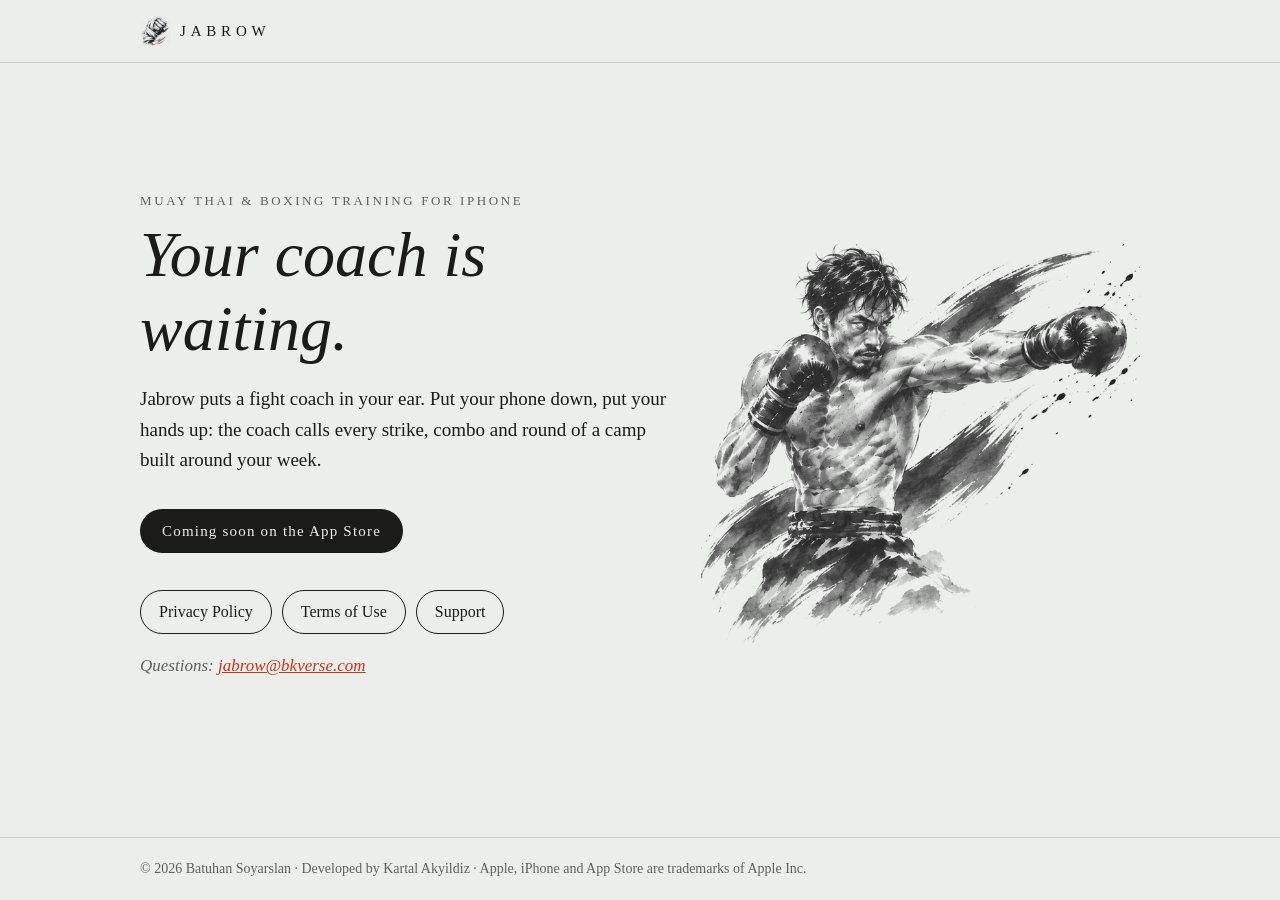
<file: index.html>
<!doctype html>
<html lang="en">
<head>
<meta charset="utf-8">
<meta name="viewport" content="width=device-width, initial-scale=1">
<title>Jabrow</title>
<meta name="description" content="Jabrow is an audio-guided Muay Thai and boxing training app for iPhone.">
<meta name="theme-color" content="#ECEEEC">
<link rel="icon" href="icon.png">
<link rel="stylesheet" href="style.css">
</head>
<body class="home">
<header class="site"><div class="wrap wide">
  <a class="brand" href="index.html"><img src="icon.png" alt="">Jabrow</a>
  <nav aria-label="Main">
    <a href="privacy.html">Privacy</a>
    <a href="terms.html">Terms</a>
    <a href="support.html">Support</a>
  </nav>
</div></header>
<main><div class="wrap wide">
<section class="hero">
  <div class="hero-text">
    <p class="kicker">Muay Thai &amp; boxing training for iPhone</p>
    <h1>Your coach is waiting.</h1>
    <p class="lede">Jabrow puts a fight coach in your ear. Put your phone down, put your hands up: the coach calls every strike, combo and round of a camp built around your week.</p>
    <p class="cta">Coming soon on the App Store</p>
    <div class="links">
      <a href="privacy.html">Privacy Policy</a>
      <a href="terms.html">Terms of Use</a>
      <a href="support.html">Support</a>
    </div>
    <p class="contact">Questions: <a href="mailto:jabrow@bkverse.com">jabrow@bkverse.com</a></p>
  </div>
  <img class="hero-art" src="img/hero.webp" width="640" height="581" alt="Ink drawing of a fighter throwing a punch">
</section>
</div></main>
<footer><div class="wrap wide">
  <a href="privacy.html">Privacy Policy</a><a href="terms.html">Terms of Use</a><a href="support.html">Support</a>
  <p>&copy; 2026 Batuhan Soyarslan &middot; Developed by Kartal Akyildiz &middot; Apple, iPhone and App Store are trademarks of Apple Inc.</p>
</div></footer>
</body>
</html>
</file>
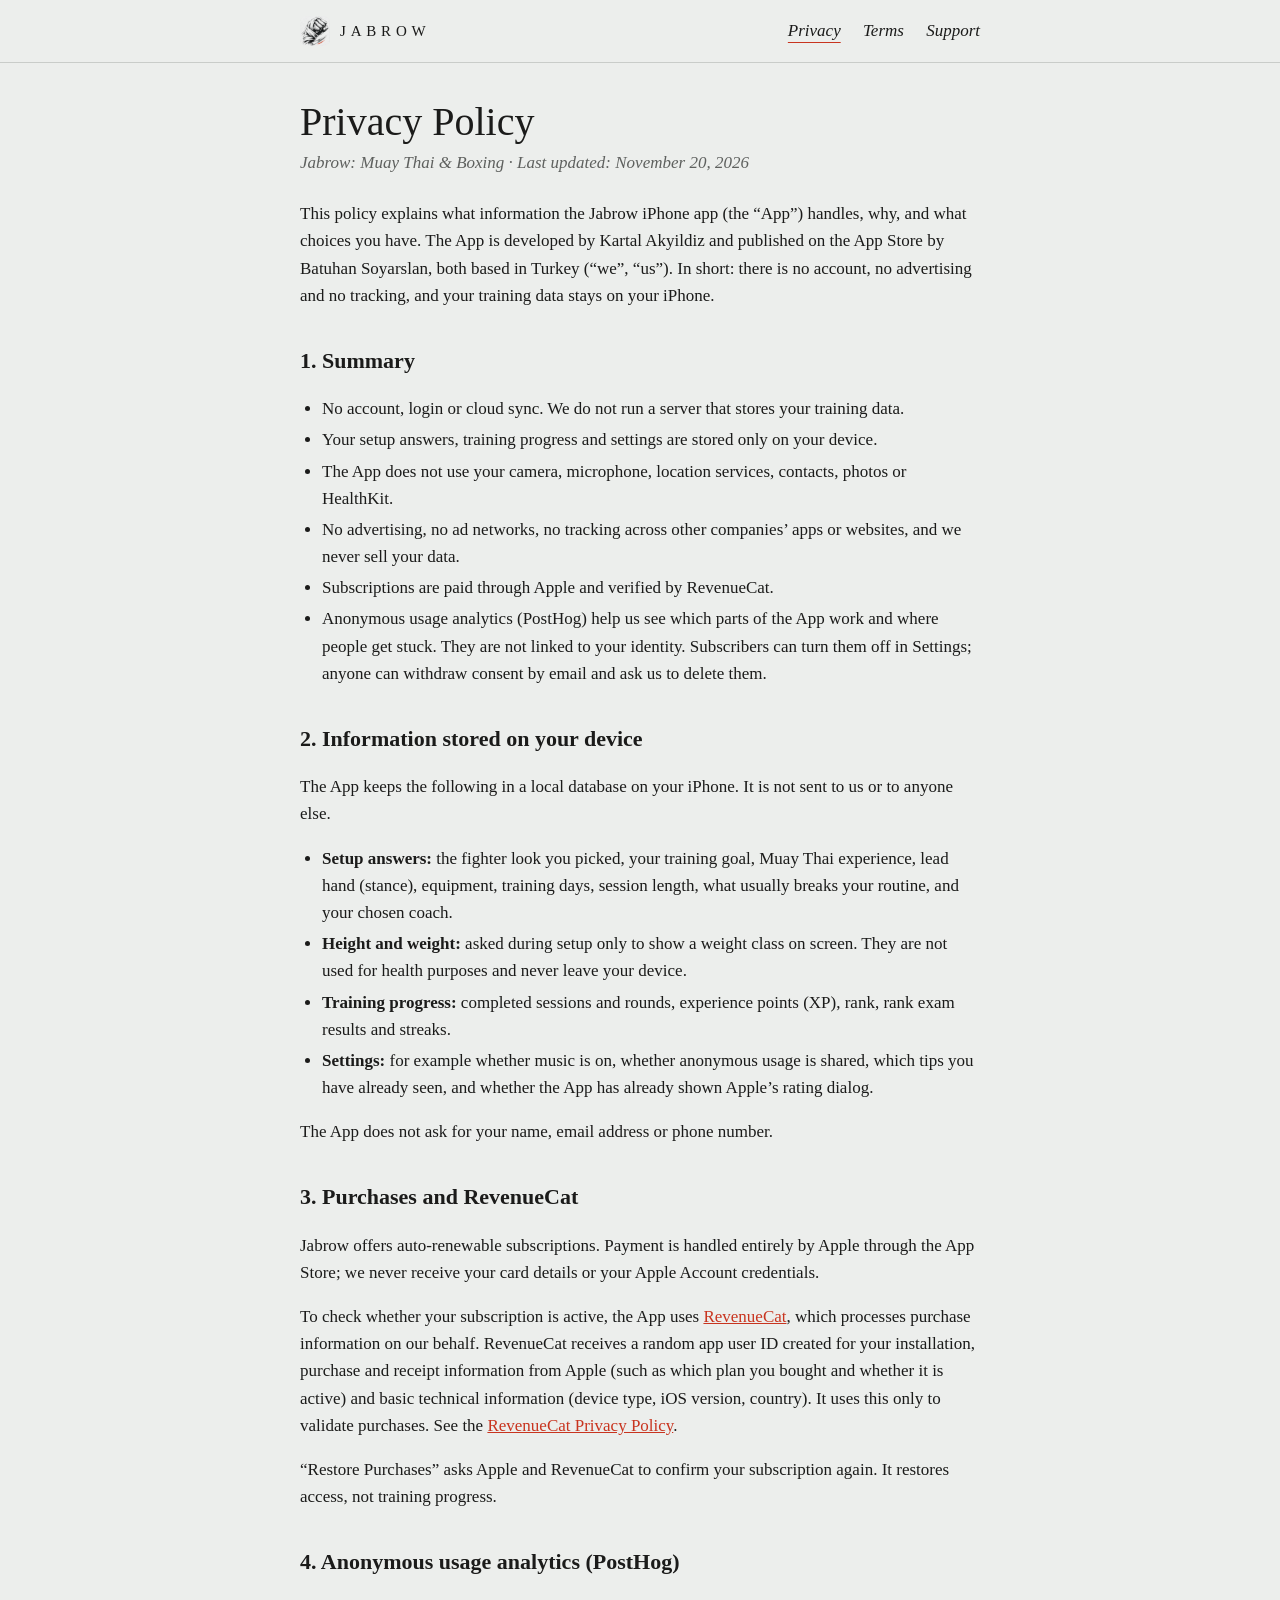
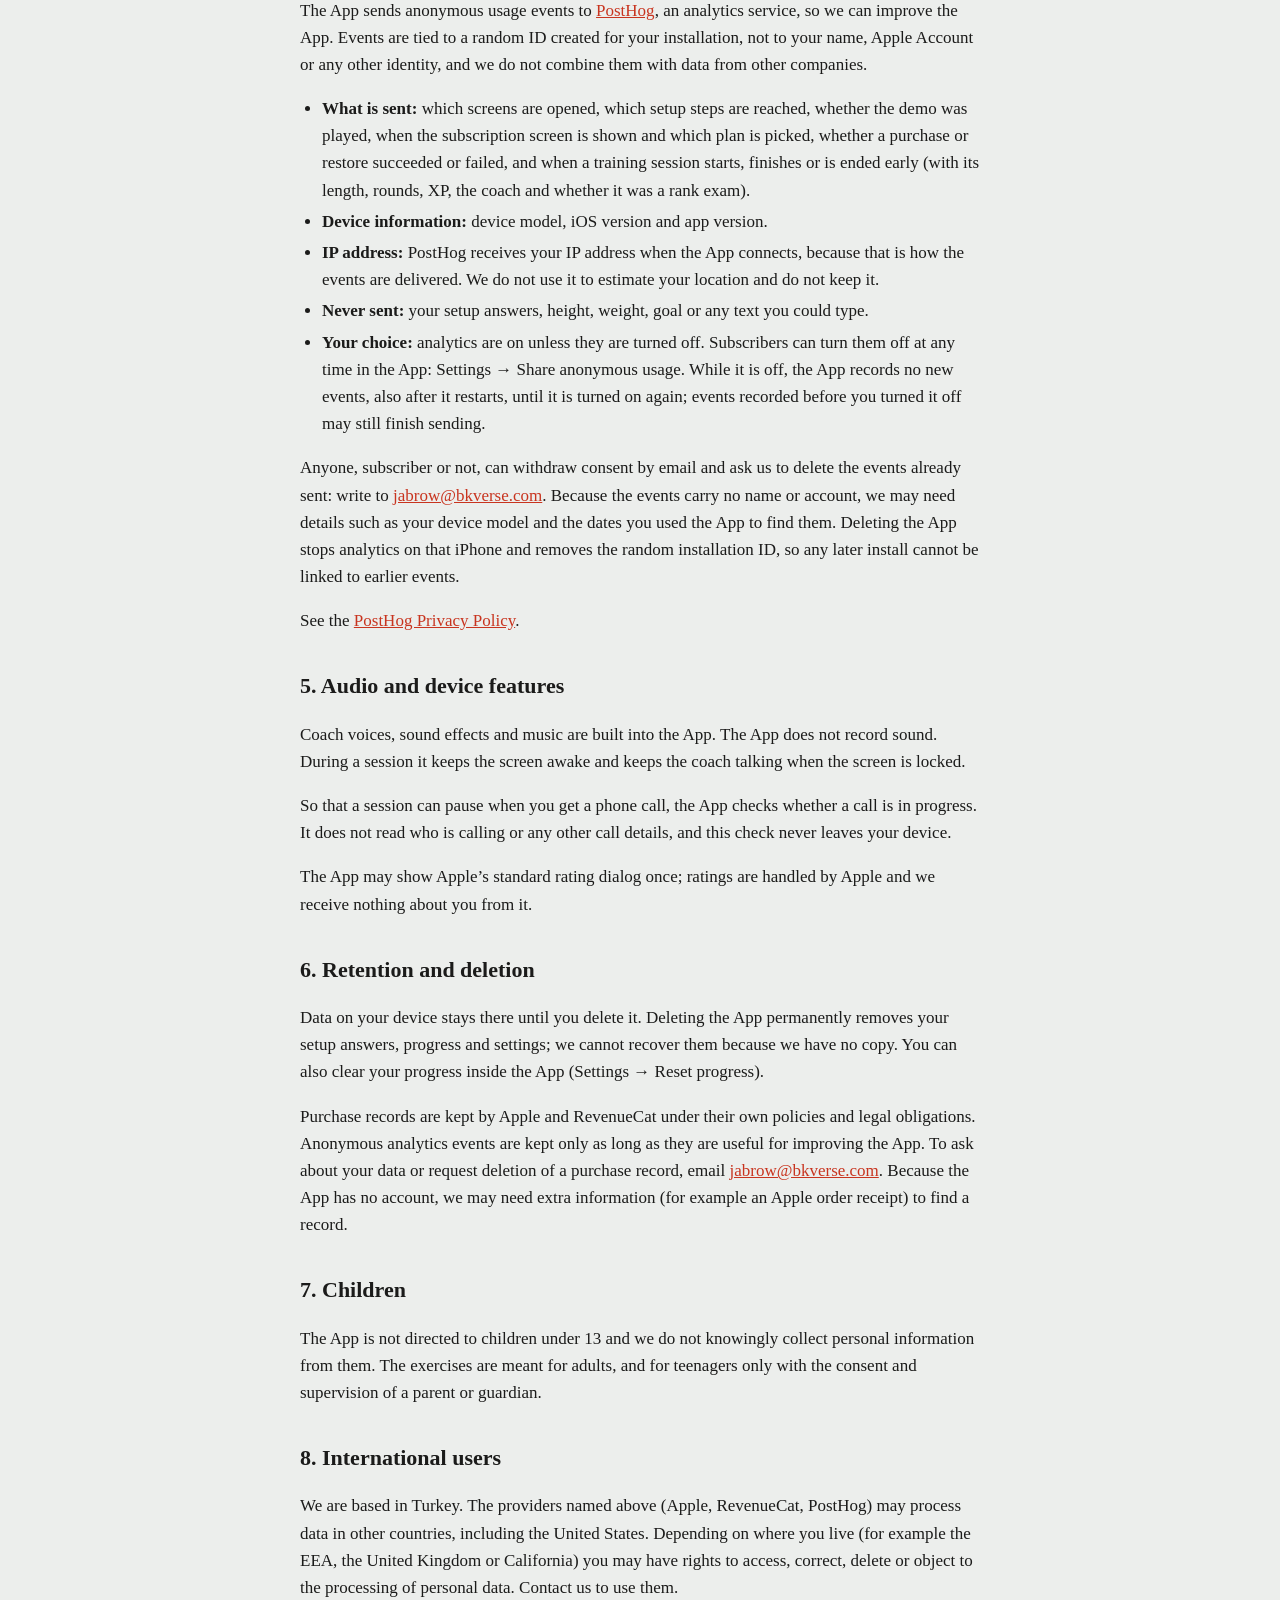
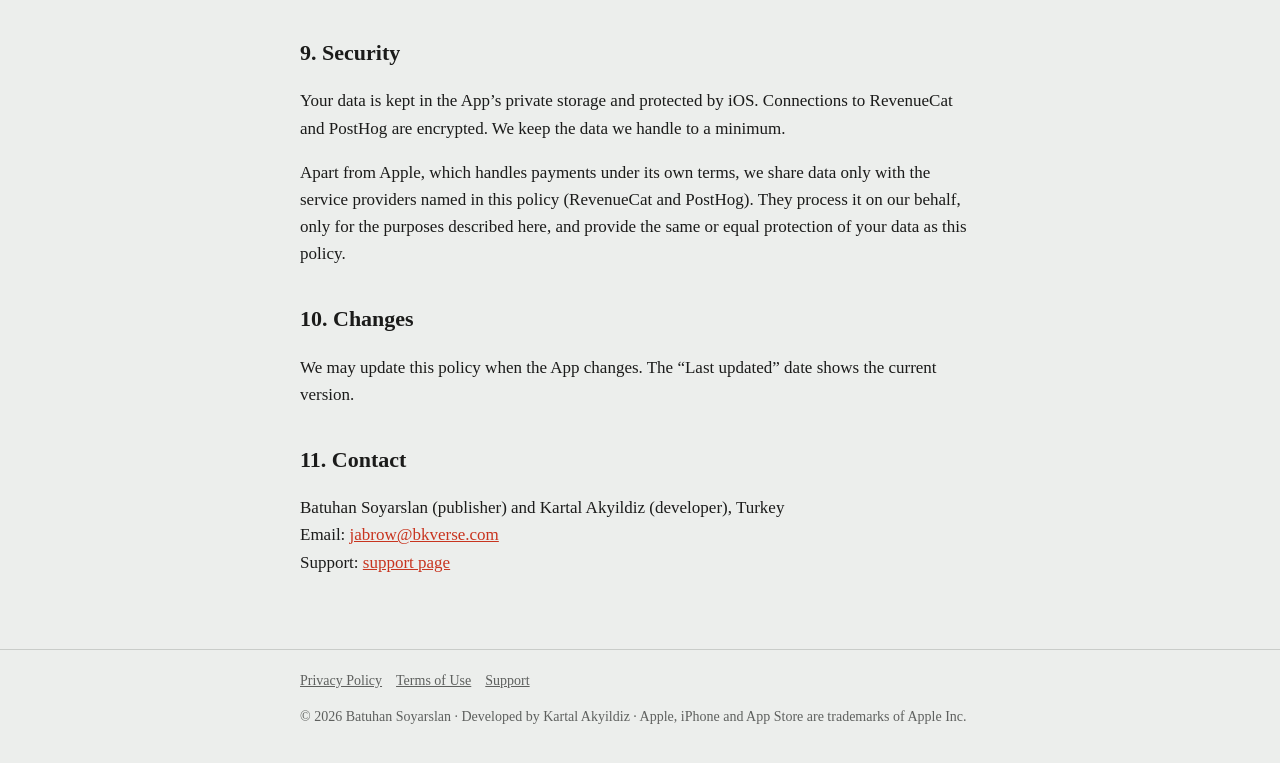
<file: privacy.html>
<!doctype html>
<html lang="en">
<head>
<meta charset="utf-8">
<meta name="viewport" content="width=device-width, initial-scale=1">
<title>Privacy Policy - Jabrow</title>
<meta name="description" content="Privacy Policy for Jabrow: Muay Thai &amp; Boxing. No account, no ads, no tracking.">
<meta name="theme-color" content="#ECEEEC">
<link rel="icon" href="icon.png">
<link rel="stylesheet" href="style.css">
</head>
<body>
<header class="site"><div class="wrap">
  <a class="brand" href="index.html"><img src="icon.png" alt="">Jabrow</a>
  <nav aria-label="Main">
    <a href="privacy.html" aria-current="page">Privacy</a>
    <a href="terms.html">Terms</a>
    <a href="support.html">Support</a>
  </nav>
</div></header>
<main><div class="wrap">
<article class="doc">
  <h1>Privacy Policy</h1>
  <p class="meta">Jabrow: Muay Thai &amp; Boxing &middot; Last updated: November 20, 2026</p>

  <p>This policy explains what information the Jabrow iPhone app (the &ldquo;App&rdquo;) handles, why, and what choices you have. The App is developed by Kartal Akyildiz and published on the App Store by Batuhan Soyarslan, both based in Turkey (&ldquo;we&rdquo;, &ldquo;us&rdquo;). In short: there is no account, no advertising and no tracking, and your training data stays on your iPhone.</p>

  <h2>1. Summary</h2>
  <ul>
    <li>No account, login or cloud sync. We do not run a server that stores your training data.</li>
    <li>Your setup answers, training progress and settings are stored only on your device.</li>
    <li>The App does not use your camera, microphone, location services, contacts, photos or HealthKit.</li>
    <li>No advertising, no ad networks, no tracking across other companies&rsquo; apps or websites, and we never sell your data.</li>
    <li>Subscriptions are paid through Apple and verified by RevenueCat.</li>
    <!-- ANALYTICS --><li>Anonymous usage analytics (PostHog) help us see which parts of the App work and where people get stuck. They are not linked to your identity. Subscribers can turn them off in Settings; anyone can withdraw consent by email and ask us to delete them.</li><!-- /ANALYTICS -->
  </ul>

  <h2>2. Information stored on your device</h2>
  <p>The App keeps the following in a local database on your iPhone. It is not sent to us or to anyone else.</p>
  <ul>
    <li><strong>Setup answers:</strong> the fighter look you picked, your training goal, Muay Thai experience, lead hand (stance), equipment, training days, session length, what usually breaks your routine, and your chosen coach.</li>
    <li><strong>Height and weight:</strong> asked during setup only to show a weight class on screen. They are not used for health purposes and never leave your device.</li>
    <li><strong>Training progress:</strong> completed sessions and rounds, experience points (XP), rank, rank exam results and streaks.</li>
    <li><strong>Settings:</strong> for example whether music is on,<!-- ANALYTICS --> whether anonymous usage is shared,<!-- /ANALYTICS --> which tips you have already seen, and whether the App has already shown Apple&rsquo;s rating dialog.</li>
  </ul>
  <p>The App does not ask for your name, email address or phone number.</p>

  <h2>3. Purchases and RevenueCat</h2>
  <p>Jabrow offers auto-renewable subscriptions. Payment is handled entirely by Apple through the App Store; we never receive your card details or your Apple Account credentials.</p>
  <p>To check whether your subscription is active, the App uses <a href="https://www.revenuecat.com/">RevenueCat</a>, which processes purchase information on our behalf. RevenueCat receives a random app user ID created for your installation, purchase and receipt information from Apple (such as which plan you bought and whether it is active) and basic technical information (device type, iOS version, country). It uses this only to validate purchases. See the <a href="https://www.revenuecat.com/privacy/">RevenueCat Privacy Policy</a>.</p>
  <p>&ldquo;Restore Purchases&rdquo; asks Apple and RevenueCat to confirm your subscription again. It restores access, not training progress.</p>

  <!-- ANALYTICS -->
  <h2>4. Anonymous usage analytics (PostHog)</h2>
  <p>The App sends anonymous usage events to <a href="https://posthog.com/">PostHog</a>, an analytics service, so we can improve the App. Events are tied to a random ID created for your installation, not to your name, Apple Account or any other identity, and we do not combine them with data from other companies.</p>
  <ul>
    <li><strong>What is sent:</strong> which screens are opened, which setup steps are reached, whether the demo was played, when the subscription screen is shown and which plan is picked, whether a purchase or restore succeeded or failed, and when a training session starts, finishes or is ended early (with its length, rounds, XP, the coach and whether it was a rank exam).</li>
    <li><strong>Device information:</strong> device model, iOS version and app version.</li>
    <li><strong>IP address:</strong> PostHog receives your IP address when the App connects, because that is how the events are delivered. We do not use it to estimate your location and do not keep it.</li>
    <li><strong>Never sent:</strong> your setup answers, height, weight, goal or any text you could type.</li>
    <li><strong>Your choice:</strong> analytics are on unless they are turned off. Subscribers can turn them off at any time in the App: Settings &rarr; Share anonymous usage. While it is off, the App records no new events, also after it restarts, until it is turned on again; events recorded before you turned it off may still finish sending.</li>
  </ul>
  <p>Anyone, subscriber or not, can withdraw consent by email and ask us to delete the events already sent: write to <a href="mailto:jabrow@bkverse.com">jabrow@bkverse.com</a>. Because the events carry no name or account, we may need details such as your device model and the dates you used the App to find them. Deleting the App stops analytics on that iPhone and removes the random installation ID, so any later install cannot be linked to earlier events.</p>
  <p>See the <a href="https://posthog.com/privacy">PostHog Privacy Policy</a>.</p>
  <!-- /ANALYTICS -->

  <h2>5. Audio and device features</h2>
  <p>Coach voices, sound effects and music are built into the App. The App does not record sound. During a session it keeps the screen awake and keeps the coach talking when the screen is locked.</p>
  <p>So that a session can pause when you get a phone call, the App checks whether a call is in progress. It does not read who is calling or any other call details, and this check never leaves your device.</p>
  <p>The App may show Apple&rsquo;s standard rating dialog once; ratings are handled by Apple and we receive nothing about you from it.</p>

  <h2>6. Retention and deletion</h2>
  <p>Data on your device stays there until you delete it. Deleting the App permanently removes your setup answers, progress and settings; we cannot recover them because we have no copy. You can also clear your progress inside the App (Settings &rarr; Reset progress).</p>
  <p>Purchase records are kept by Apple and RevenueCat under their own policies and legal obligations.<!-- ANALYTICS --> Anonymous analytics events are kept only as long as they are useful for improving the App.<!-- /ANALYTICS --> To ask about your data or request deletion of a purchase record, email <a href="mailto:jabrow@bkverse.com">jabrow@bkverse.com</a>. Because the App has no account, we may need extra information (for example an Apple order receipt) to find a record.</p>

  <h2>7. Children</h2>
  <p>The App is not directed to children under 13 and we do not knowingly collect personal information from them. The exercises are meant for adults, and for teenagers only with the consent and supervision of a parent or guardian.</p>

  <h2>8. International users</h2>
  <p>We are based in Turkey. The providers named above (Apple, RevenueCat<!-- ANALYTICS -->, PostHog<!-- /ANALYTICS -->) may process data in other countries, including the United States. Depending on where you live (for example the EEA, the United Kingdom or California) you may have rights to access, correct, delete or object to the processing of personal data. Contact us to use them.</p>

  <h2>9. Security</h2>
  <p>Your data is kept in the App&rsquo;s private storage and protected by iOS. Connections to RevenueCat<!-- ANALYTICS --> and PostHog<!-- /ANALYTICS --> are encrypted. We keep the data we handle to a minimum.</p>
  <p>Apart from Apple, which handles payments under its own terms, we share data only with the service providers named in this policy (RevenueCat<!-- ANALYTICS --> and PostHog<!-- /ANALYTICS -->). They process it on our behalf, only for the purposes described here, and provide the same or equal protection of your data as this policy.</p>

  <h2>10. Changes</h2>
  <p>We may update this policy when the App changes. The &ldquo;Last updated&rdquo; date shows the current version.</p>

  <h2>11. Contact</h2>
  <p>Batuhan Soyarslan (publisher) and Kartal Akyildiz (developer), Turkey<br>Email: <a href="mailto:jabrow@bkverse.com">jabrow@bkverse.com</a><br>Support: <a href="support.html">support page</a></p>
</article>
</div></main>
<footer><div class="wrap">
  <a href="privacy.html">Privacy Policy</a><a href="terms.html">Terms of Use</a><a href="support.html">Support</a>
  <p>&copy; 2026 Batuhan Soyarslan &middot; Developed by Kartal Akyildiz &middot; Apple, iPhone and App Store are trademarks of Apple Inc.</p>
</div></footer>
</body>
</html>
</file>
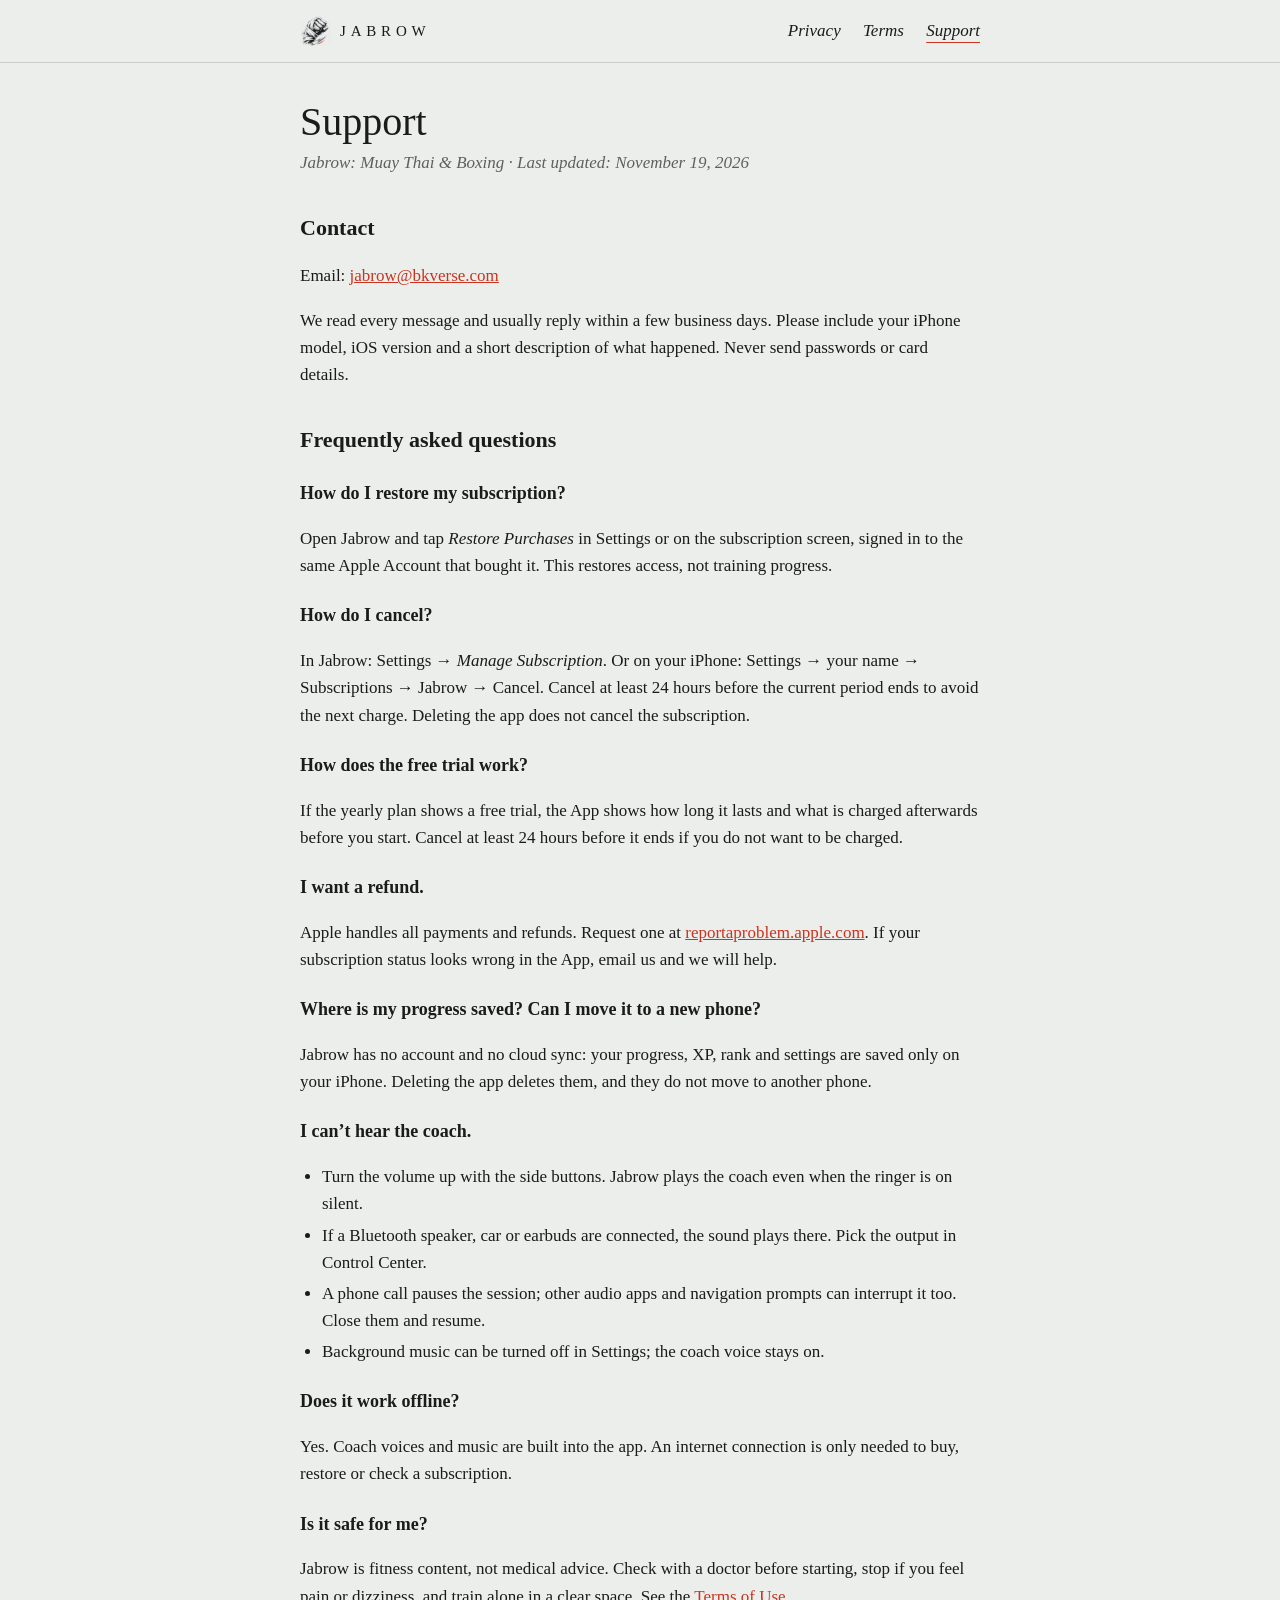
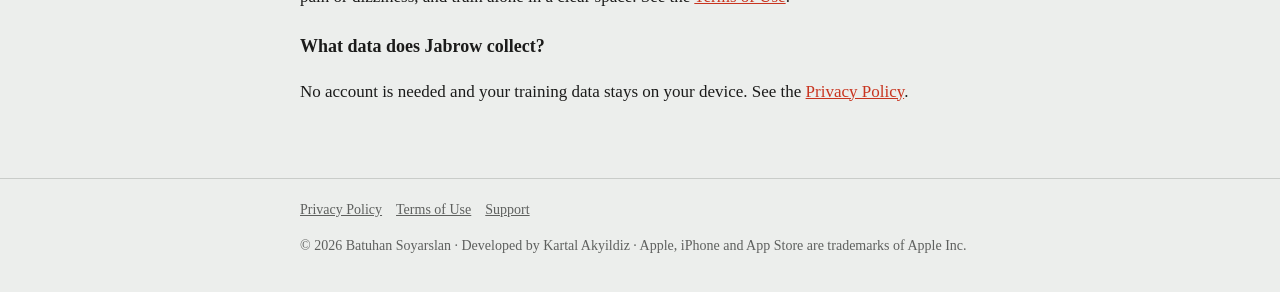
<file: support.html>
<!doctype html>
<html lang="en">
<head>
<meta charset="utf-8">
<meta name="viewport" content="width=device-width, initial-scale=1">
<title>Support - Jabrow</title>
<meta name="description" content="Help and contact for Jabrow: Muay Thai &amp; Boxing.">
<meta name="theme-color" content="#ECEEEC">
<link rel="icon" href="icon.png">
<link rel="stylesheet" href="style.css">
</head>
<body>
<header class="site"><div class="wrap">
  <a class="brand" href="index.html"><img src="icon.png" alt="">Jabrow</a>
  <nav aria-label="Main">
    <a href="privacy.html">Privacy</a>
    <a href="terms.html">Terms</a>
    <a href="support.html" aria-current="page">Support</a>
  </nav>
</div></header>
<main><div class="wrap">
<article class="doc">
  <h1>Support</h1>
  <p class="meta">Jabrow: Muay Thai &amp; Boxing &middot; Last updated: November 19, 2026</p>

  <h2>Contact</h2>
  <p>Email: <a href="mailto:jabrow@bkverse.com">jabrow@bkverse.com</a></p>
  <p>We read every message and usually reply within a few business days. Please include your iPhone model, iOS version and a short description of what happened. Never send passwords or card details.</p>

  <h2>Frequently asked questions</h2>

  <h3>How do I restore my subscription?</h3>
  <p>Open Jabrow and tap <em>Restore Purchases</em> in Settings or on the subscription screen, signed in to the same Apple Account that bought it. This restores access, not training progress.</p>

  <h3>How do I cancel?</h3>
  <p>In Jabrow: Settings &rarr; <em>Manage Subscription</em>. Or on your iPhone: Settings &rarr; your name &rarr; Subscriptions &rarr; Jabrow &rarr; Cancel. Cancel at least 24 hours before the current period ends to avoid the next charge. Deleting the app does not cancel the subscription.</p>

  <h3>How does the free trial work?</h3>
  <p>If the yearly plan shows a free trial, the App shows how long it lasts and what is charged afterwards before you start. Cancel at least 24 hours before it ends if you do not want to be charged.</p>

  <h3>I want a refund.</h3>
  <p>Apple handles all payments and refunds. Request one at <a href="https://reportaproblem.apple.com">reportaproblem.apple.com</a>. If your subscription status looks wrong in the App, email us and we will help.</p>

  <h3>Where is my progress saved? Can I move it to a new phone?</h3>
  <p>Jabrow has no account and no cloud sync: your progress, XP, rank and settings are saved only on your iPhone. Deleting the app deletes them, and they do not move to another phone.</p>

  <h3>I can&rsquo;t hear the coach.</h3>
  <ul>
    <li>Turn the volume up with the side buttons. Jabrow plays the coach even when the ringer is on silent.</li>
    <li>If a Bluetooth speaker, car or earbuds are connected, the sound plays there. Pick the output in Control Center.</li>
    <li>A phone call pauses the session; other audio apps and navigation prompts can interrupt it too. Close them and resume.</li>
    <li>Background music can be turned off in Settings; the coach voice stays on.</li>
  </ul>

  <h3>Does it work offline?</h3>
  <p>Yes. Coach voices and music are built into the app. An internet connection is only needed to buy, restore or check a subscription.</p>

  <h3>Is it safe for me?</h3>
  <p>Jabrow is fitness content, not medical advice. Check with a doctor before starting, stop if you feel pain or dizziness, and train alone in a clear space. See the <a href="terms.html">Terms of Use</a>.</p>

  <h3>What data does Jabrow collect?</h3>
  <p>No account is needed and your training data stays on your device. See the <a href="privacy.html">Privacy Policy</a>.</p>
</article>
</div></main>
<footer><div class="wrap">
  <a href="privacy.html">Privacy Policy</a><a href="terms.html">Terms of Use</a><a href="support.html">Support</a>
  <p>&copy; 2026 Batuhan Soyarslan &middot; Developed by Kartal Akyildiz &middot; Apple, iPhone and App Store are trademarks of Apple Inc.</p>
</div></footer>
</body>
</html>
</file>
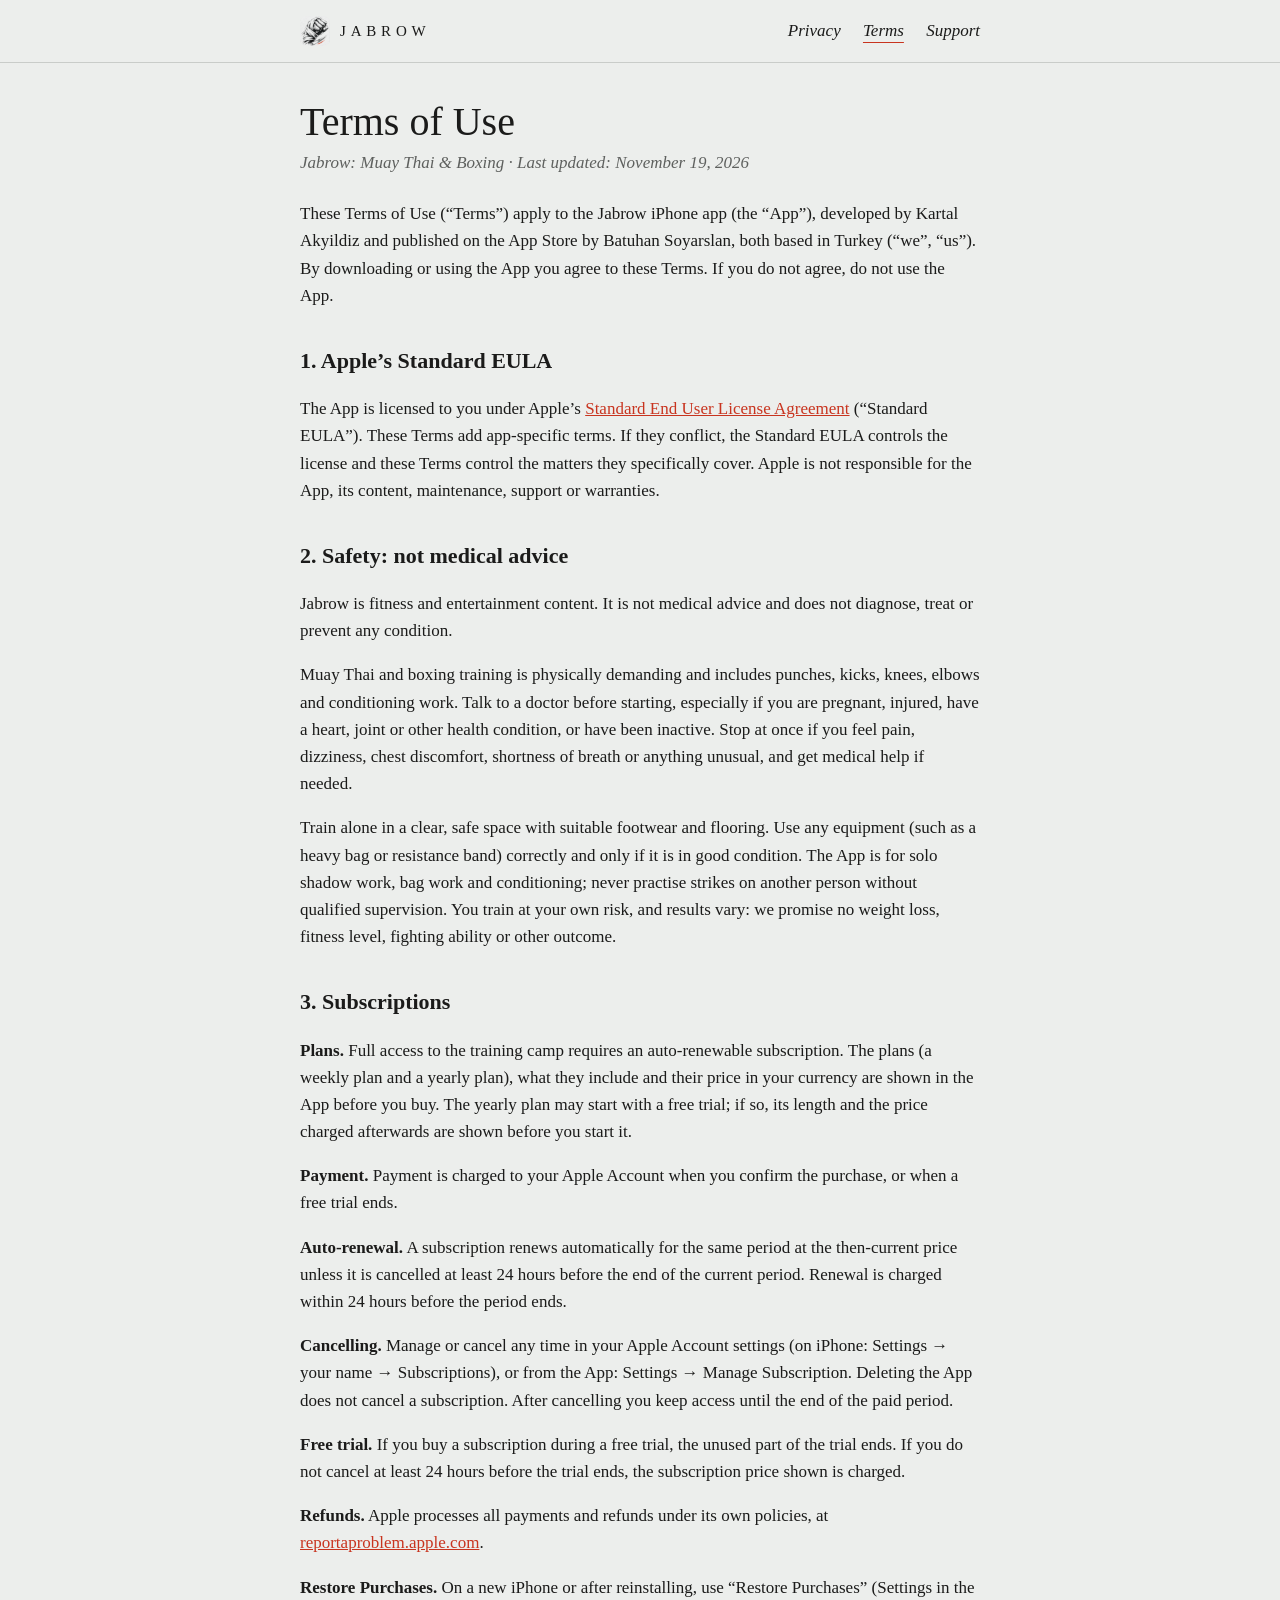
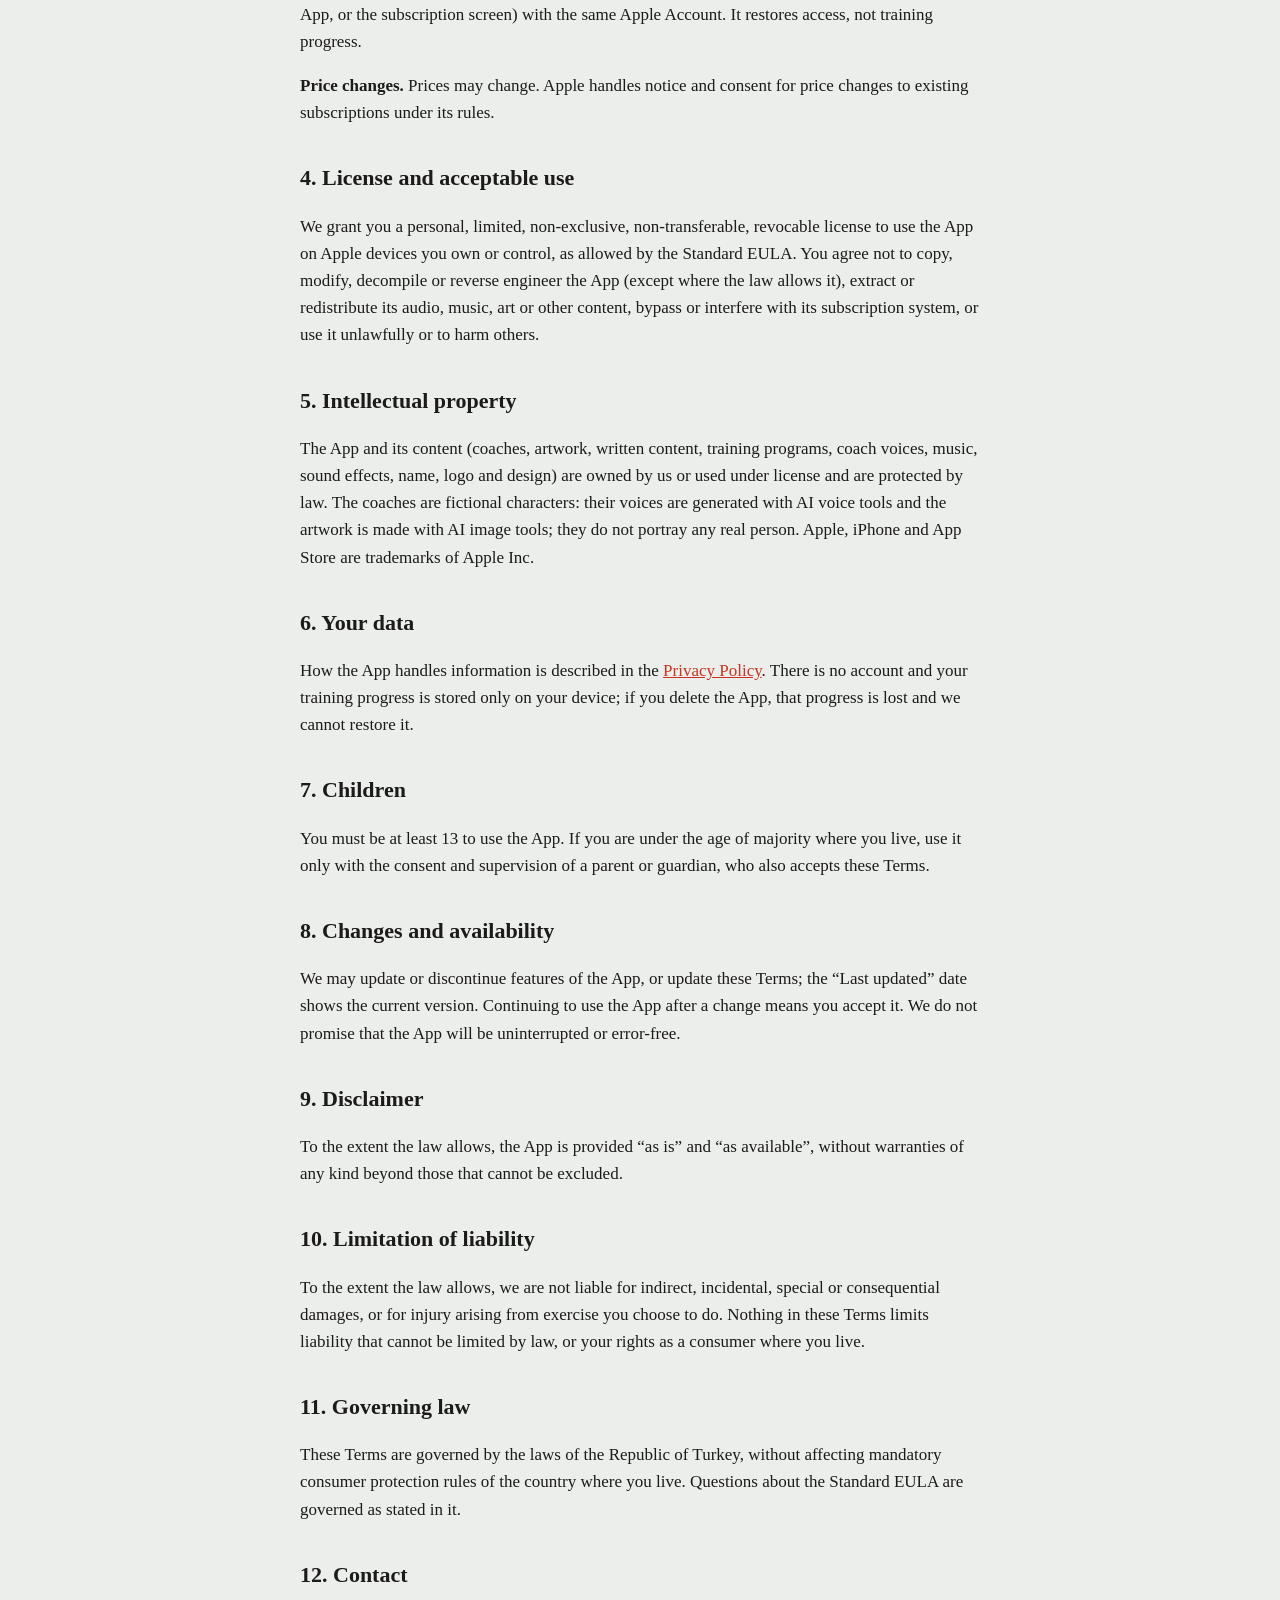
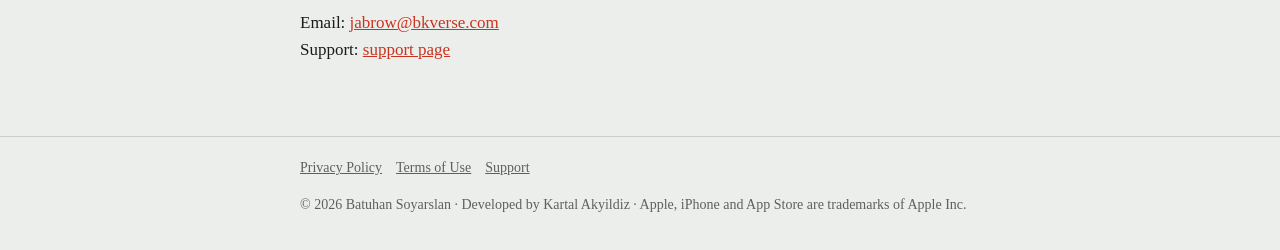
<file: terms.html>
<!doctype html>
<html lang="en">
<head>
<meta charset="utf-8">
<meta name="viewport" content="width=device-width, initial-scale=1">
<title>Terms of Use - Jabrow</title>
<meta name="description" content="Terms of Use for Jabrow: Muay Thai &amp; Boxing.">
<meta name="theme-color" content="#ECEEEC">
<link rel="icon" href="icon.png">
<link rel="stylesheet" href="style.css">
</head>
<body>
<header class="site"><div class="wrap">
  <a class="brand" href="index.html"><img src="icon.png" alt="">Jabrow</a>
  <nav aria-label="Main">
    <a href="privacy.html">Privacy</a>
    <a href="terms.html" aria-current="page">Terms</a>
    <a href="support.html">Support</a>
  </nav>
</div></header>
<main><div class="wrap">
<article class="doc">
  <h1>Terms of Use</h1>
  <p class="meta">Jabrow: Muay Thai &amp; Boxing &middot; Last updated: November 19, 2026</p>

  <p>These Terms of Use (&ldquo;Terms&rdquo;) apply to the Jabrow iPhone app (the &ldquo;App&rdquo;), developed by Kartal Akyildiz and published on the App Store by Batuhan Soyarslan, both based in Turkey (&ldquo;we&rdquo;, &ldquo;us&rdquo;). By downloading or using the App you agree to these Terms. If you do not agree, do not use the App.</p>

  <h2>1. Apple&rsquo;s Standard EULA</h2>
  <p>The App is licensed to you under Apple&rsquo;s <a href="https://www.apple.com/legal/internet-services/itunes/dev/stdeula/">Standard End User License Agreement</a> (&ldquo;Standard EULA&rdquo;). These Terms add app-specific terms. If they conflict, the Standard EULA controls the license and these Terms control the matters they specifically cover. Apple is not responsible for the App, its content, maintenance, support or warranties.</p>

  <h2>2. Safety: not medical advice</h2>
  <p>Jabrow is fitness and entertainment content. It is not medical advice and does not diagnose, treat or prevent any condition.</p>
  <p>Muay Thai and boxing training is physically demanding and includes punches, kicks, knees, elbows and conditioning work. Talk to a doctor before starting, especially if you are pregnant, injured, have a heart, joint or other health condition, or have been inactive. Stop at once if you feel pain, dizziness, chest discomfort, shortness of breath or anything unusual, and get medical help if needed.</p>
  <p>Train alone in a clear, safe space with suitable footwear and flooring. Use any equipment (such as a heavy bag or resistance band) correctly and only if it is in good condition. The App is for solo shadow work, bag work and conditioning; never practise strikes on another person without qualified supervision. You train at your own risk, and results vary: we promise no weight loss, fitness level, fighting ability or other outcome.</p>

  <h2>3. Subscriptions</h2>
  <p><strong>Plans.</strong> Full access to the training camp requires an auto-renewable subscription. The plans (a weekly plan and a yearly plan), what they include and their price in your currency are shown in the App before you buy. The yearly plan may start with a free trial; if so, its length and the price charged afterwards are shown before you start it.</p>
  <p><strong>Payment.</strong> Payment is charged to your Apple Account when you confirm the purchase, or when a free trial ends.</p>
  <p><strong>Auto-renewal.</strong> A subscription renews automatically for the same period at the then-current price unless it is cancelled at least 24 hours before the end of the current period. Renewal is charged within 24 hours before the period ends.</p>
  <p><strong>Cancelling.</strong> Manage or cancel any time in your Apple Account settings (on iPhone: Settings &rarr; your name &rarr; Subscriptions), or from the App: Settings &rarr; Manage Subscription. Deleting the App does not cancel a subscription. After cancelling you keep access until the end of the paid period.</p>
  <p><strong>Free trial.</strong> If you buy a subscription during a free trial, the unused part of the trial ends. If you do not cancel at least 24 hours before the trial ends, the subscription price shown is charged.</p>
  <p><strong>Refunds.</strong> Apple processes all payments and refunds under its own policies, at <a href="https://reportaproblem.apple.com">reportaproblem.apple.com</a>.</p>
  <p><strong>Restore Purchases.</strong> On a new iPhone or after reinstalling, use &ldquo;Restore Purchases&rdquo; (Settings in the App, or the subscription screen) with the same Apple Account. It restores access, not training progress.</p>
  <p><strong>Price changes.</strong> Prices may change. Apple handles notice and consent for price changes to existing subscriptions under its rules.</p>

  <h2>4. License and acceptable use</h2>
  <p>We grant you a personal, limited, non-exclusive, non-transferable, revocable license to use the App on Apple devices you own or control, as allowed by the Standard EULA. You agree not to copy, modify, decompile or reverse engineer the App (except where the law allows it), extract or redistribute its audio, music, art or other content, bypass or interfere with its subscription system, or use it unlawfully or to harm others.</p>

  <h2>5. Intellectual property</h2>
  <p>The App and its content (coaches, artwork, written content, training programs, coach voices, music, sound effects, name, logo and design) are owned by us or used under license and are protected by law. The coaches are fictional characters: their voices are generated with AI voice tools and the artwork is made with AI image tools; they do not portray any real person. Apple, iPhone and App Store are trademarks of Apple Inc.</p>

  <h2>6. Your data</h2>
  <p>How the App handles information is described in the <a href="privacy.html">Privacy Policy</a>. There is no account and your training progress is stored only on your device; if you delete the App, that progress is lost and we cannot restore it.</p>

  <h2>7. Children</h2>
  <p>You must be at least 13 to use the App. If you are under the age of majority where you live, use it only with the consent and supervision of a parent or guardian, who also accepts these Terms.</p>

  <h2>8. Changes and availability</h2>
  <p>We may update or discontinue features of the App, or update these Terms; the &ldquo;Last updated&rdquo; date shows the current version. Continuing to use the App after a change means you accept it. We do not promise that the App will be uninterrupted or error-free.</p>

  <h2>9. Disclaimer</h2>
  <p>To the extent the law allows, the App is provided &ldquo;as is&rdquo; and &ldquo;as available&rdquo;, without warranties of any kind beyond those that cannot be excluded.</p>

  <h2>10. Limitation of liability</h2>
  <p>To the extent the law allows, we are not liable for indirect, incidental, special or consequential damages, or for injury arising from exercise you choose to do. Nothing in these Terms limits liability that cannot be limited by law, or your rights as a consumer where you live.</p>

  <h2>11. Governing law</h2>
  <p>These Terms are governed by the laws of the Republic of Turkey, without affecting mandatory consumer protection rules of the country where you live. Questions about the Standard EULA are governed as stated in it.</p>

  <h2>12. Contact</h2>
  <p>Email: <a href="mailto:jabrow@bkverse.com">jabrow@bkverse.com</a><br>Support: <a href="support.html">support page</a></p>
</article>
</div></main>
<footer><div class="wrap">
  <a href="privacy.html">Privacy Policy</a><a href="terms.html">Terms of Use</a><a href="support.html">Support</a>
  <p>&copy; 2026 Batuhan Soyarslan &middot; Developed by Kartal Akyildiz &middot; Apple, iPhone and App Store are trademarks of Apple Inc.</p>
</div></footer>
</body>
</html>
</file>
<file: style.css>
:root{--paper:#ECEEEC;--ink:#1B1B1A;--grey:#5E605E;--line:#C9CCC9;--red:#C8341F}
*{box-sizing:border-box}
html{-webkit-text-size-adjust:100%}
body{margin:0;background:var(--paper);color:var(--ink);font:17px/1.6 "Iowan Old Style","Palatino Linotype",Palatino,Georgia,serif}
a{color:var(--red)}
.wrap{max-width:720px;margin:0 auto;padding:0 20px}
header.site{border-bottom:1px solid var(--line)}
header.site .wrap{display:flex;align-items:center;justify-content:space-between;gap:16px;flex-wrap:wrap;padding-block:16px}
.brand{display:flex;align-items:center;gap:10px;color:var(--ink);text-decoration:none;letter-spacing:.32em;font-size:15px;text-transform:uppercase}
.brand img{width:30px;height:30px;border-radius:7px}
nav a{color:var(--ink);text-decoration:none;margin-left:18px;font-style:italic}
nav a[aria-current=page]{text-decoration:underline;text-decoration-color:var(--red);text-underline-offset:6px}
main{padding-block:28px 56px}
h1{font-size:40px;line-height:1.15;font-weight:500;margin:8px 0 4px}
h2{font-size:22px;font-weight:600;margin:34px 0 8px}
h3{font-size:18px;font-weight:600;margin:22px 0 4px}
.meta{color:var(--grey);font-style:italic;margin:0 0 24px}
ul{padding-left:22px}
li{margin:4px 0}
.wide{max-width:1040px}
.hero{display:grid;grid-template-columns:1.1fr .9fr;gap:24px;align-items:center;padding-block:24px 8px}
.hero h1{font-size:clamp(40px,6vw,64px);font-style:italic;font-weight:400;margin:6px 0 16px}
.kicker{letter-spacing:.2em;text-transform:uppercase;font-size:13px;color:var(--grey);margin:0}
.lede{font-size:19px;max-width:30em}
.cta{display:inline-block;background:var(--ink);color:var(--paper);padding:10px 22px;border-radius:999px;letter-spacing:.08em;font-size:15px}
.hero-art{width:100%;height:auto;max-height:620px;object-fit:contain}
@media (max-width:760px){
  .hero{grid-template-columns:1fr;gap:8px}
  .hero-art{max-height:30vh;order:-1}
  .home main{padding-block:12px}
}
footer{border-top:1px solid var(--line);color:var(--grey);font-size:14px}
footer .wrap{padding-block:20px}
footer a{color:var(--grey);margin-right:14px}
.home{min-height:100vh;min-height:100dvh;display:flex;flex-direction:column}
.home main{flex:1;display:flex;align-items:center}
.home main .wrap{width:100%}
.hero .contact{color:var(--grey);font-style:italic;margin-top:18px}
.home footer a{display:none}
.home footer p{margin:0}
@media (max-width:760px){
  header.site .wrap{flex-wrap:nowrap;padding-block:12px}
  .brand{letter-spacing:.2em;font-size:13px}
  nav a{margin-left:12px;font-size:15px}
  .home .hero h1{font-size:34px;margin:4px 0 8px}
  .home .lede{font-size:16px;margin:0 0 12px}
  .home .cta{font-size:13px;padding:8px 16px;margin:0}
  .home .hero .contact{margin-top:10px;font-size:14px}
  .home .hero-art{max-height:26vh}
  .home footer{font-size:12px}
  .home footer .wrap{padding-block:10px}
}
.home header nav{display:none}
.links{display:flex;gap:10px;flex-wrap:wrap;margin-top:22px}
.links a{border:1px solid var(--ink);color:var(--ink);text-decoration:none;padding:8px 18px;border-radius:999px;font-size:16px}
.links a:hover{background:var(--ink);color:var(--paper)}
@media (max-width:760px){
  .home .links{margin-top:12px;gap:8px}
  .home .links a{padding:6px 12px;font-size:14px}
}
@media (max-width:760px) and (max-height:700px){
  .home .hero-art{max-height:20vh}
  .home .lede{font-size:15px}
}
</file>
